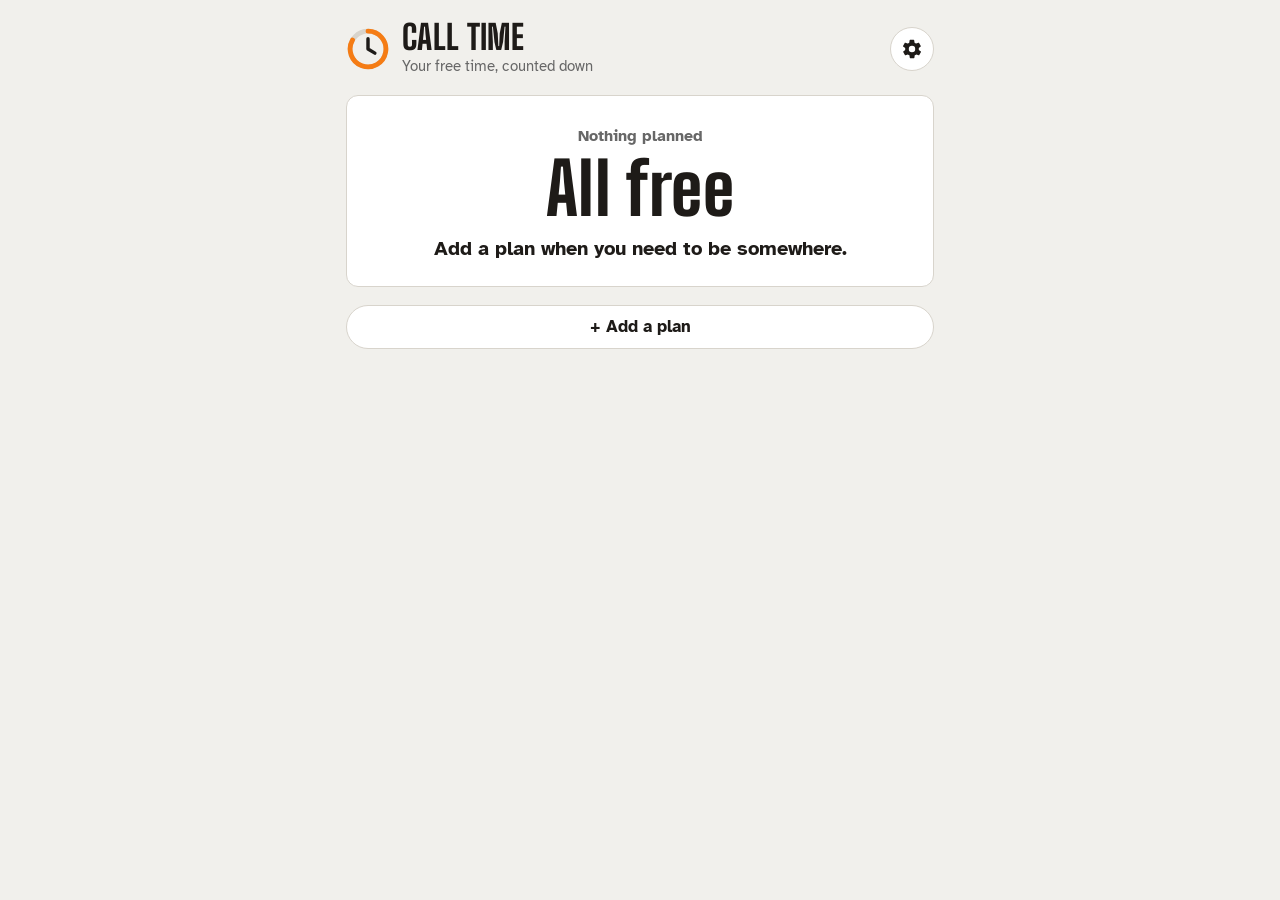
<file: index.html>
<!doctype html>
<html lang="en">
<head>
<meta charset="utf-8">
<meta name="viewport" content="width=device-width, initial-scale=1, viewport-fit=cover">
<title>Call Time</title>
<meta name="description" content="Works out when you need to start getting ready, and counts down your free time until then.">
<link rel="manifest" href="manifest.webmanifest">
<link rel="icon" href="icons/icon-192.png?v=1">
<link rel="apple-touch-icon" href="icons/apple-touch-icon.png?v=1">
<meta name="apple-mobile-web-app-capable" content="yes">
<meta name="mobile-web-app-capable" content="yes">
<meta name="apple-mobile-web-app-title" content="Call Time">
<meta name="apple-mobile-web-app-status-bar-style" content="default">
<meta name="theme-color" content="#F1F0EC" media="(prefers-color-scheme: light)">
<meta name="theme-color" content="#151310" media="(prefers-color-scheme: dark)">
<script src="move.js" data-keep="ct."></script>
<script src="suite.js" defer></script>
<script src="share.js" defer></script>
<script>
// Light unless changed in Settings. Set before the page draws so it never flashes dark first.
(function(){var t='light';try{var v=localStorage.getItem('ct.theme');if(v)t=JSON.parse(v);}catch(e){}if(t!=='auto')document.documentElement.setAttribute('data-theme',t);})();
</script>
<link rel="preconnect" href="https://fonts.googleapis.com">
<link rel="preconnect" href="https://fonts.gstatic.com" crossorigin>
<link rel="stylesheet" href="https://fonts.googleapis.com/css2?family=Big+Shoulders+Display:wght@700;800&family=Atkinson+Hyperlegible:ital,wght@0,400;0,700;1,400&display=swap">
<link rel="stylesheet" href="styles.css">
</head>
<body>
<div class="wrap">
  <header class="top">
    <div class="brand">
      <svg class="logo" viewBox="0 0 64 64" aria-hidden="true">
        <circle cx="32" cy="32" r="26" fill="none" stroke="var(--line)" stroke-width="7"/>
        <path d="M32 6 A26 26 0 1 1 9.5 19" fill="none" stroke="var(--accent)" stroke-width="7" stroke-linecap="round"/>
        <path d="M32 32 V17 M32 32 L42 38" stroke="var(--ink)" stroke-width="5" stroke-linecap="round"/>
      </svg>
      <div>
        <h1>Call Time</h1>
        <p class="tagline">Your free time, counted down</p>
      </div>
    </div>
    <button type="button" class="btn icon" id="settings-open" aria-label="Settings" title="Settings">
      <svg viewBox="0 0 24 24" width="22" height="22" aria-hidden="true"><path fill="currentColor" d="M19.4 13a7.6 7.6 0 0 0 0-2l2.1-1.6a.5.5 0 0 0 .1-.6l-2-3.5a.5.5 0 0 0-.6-.2l-2.5 1a7.4 7.4 0 0 0-1.7-1l-.4-2.6a.5.5 0 0 0-.5-.5h-4a.5.5 0 0 0-.5.4l-.4 2.7a7.6 7.6 0 0 0-1.7 1l-2.5-1a.5.5 0 0 0-.6.2l-2 3.5a.5.5 0 0 0 .1.6L4.6 11a7.6 7.6 0 0 0 0 2l-2.1 1.6a.5.5 0 0 0-.1.6l2 3.5c.1.2.4.3.6.2l2.5-1c.5.4 1.1.7 1.7 1l.4 2.6c0 .3.2.5.5.5h4c.3 0 .5-.2.5-.4l.4-2.7c.6-.3 1.2-.6 1.7-1l2.5 1c.2.1.5 0 .6-.2l2-3.5a.5.5 0 0 0-.1-.6zM12 15.5a3.5 3.5 0 1 1 0-7 3.5 3.5 0 0 1 0 7z"/></svg>
    </button>
  </header>

  <main>
    <!-- The next plan: free time left, then its timeline. -->
    <section class="hero card" id="hero" aria-live="polite">
      <p class="hero-kicker" id="hero-kicker"></p>
      <p class="hero-big" id="hero-big"></p>
      <p class="hero-small" id="hero-small"></p>
      <p class="tl-head" id="tl-head"></p>
      <ol class="timeline" id="timeline"></ol>
      <div class="hero-actions" id="hero-actions">
        <button type="button" class="btn primary" id="alarm-btn">Set alarms</button>
        <button type="button" class="btn" id="edit-btn">Edit</button>
      </div>
      <p class="cap cal-note" id="alarm-note"></p>
    </section>

    <section class="later" id="later-wrap">
      <h2>Coming up</h2>
      <ul class="later-list" id="later"></ul>
    </section>

    <button type="button" class="btn block add" id="add-btn">+ Add a plan</button>
  </main>
</div>

<!-- Add / edit a plan -->
<div class="tmodal" id="plan-sheet" role="dialog" aria-modal="true" aria-labelledby="plan-title" hidden>
  <form class="tmodal-card" id="plan-form" autocomplete="off">
    <div class="sheet-head">
      <h2 id="plan-title">New plan</h2>
      <button type="button" class="btn icon x" data-close aria-label="Close" title="Close"><svg viewBox="0 0 24 24" width="18" height="18" aria-hidden="true"><path fill="none" stroke="currentColor" stroke-width="2.4" stroke-linecap="round" d="M6 6l12 12M18 6L6 18"/></svg></button>
    </div>

    <label class="field"><span>Where you need to be</span>
      <input type="text" name="what" placeholder="e.g. Idlewild" maxlength="80" required></label>

    <div class="two">
      <label class="field"><span>Day</span><input type="date" name="day" required></label>
      <label class="field"><span>Be there at</span><input type="time" name="time" required></label>
    </div>

    <div class="field"><span>Travel time</span>
      <div class="dur">
        <select name="th" aria-label="Travel hours"></select><span>h</span>
        <select name="tm" aria-label="Travel minutes"></select><span>m</span>
      </div>
    </div>

    <div class="field"><span>Getting ready</span>
      <p class="cap">Tap your routines to add them. Change or add routines in Settings.</p>
      <div class="chips" id="routine-chips"></div>
      <ul class="steps" id="steps"></ul>
    </div>

    <p class="summary" id="plan-summary"></p>

    <div class="sheet-actions">
      <button type="button" class="btn danger" id="plan-delete">Delete</button>
      <span class="grow"></span>
      <button type="button" class="btn" data-close>Cancel</button>
      <button type="submit" class="btn primary">Save</button>
    </div>
  </form>
</div>

<!-- Settings -->
<div class="tmodal" id="settings-sheet" role="dialog" aria-modal="true" aria-labelledby="settings-title" hidden>
  <div class="tmodal-card">
    <div class="sheet-head">
      <h2 id="settings-title">Settings</h2>
      <button type="button" class="btn icon x" data-close aria-label="Close" title="Close"><svg viewBox="0 0 24 24" width="18" height="18" aria-hidden="true"><path fill="none" stroke="currentColor" stroke-width="2.4" stroke-linecap="round" d="M6 6l12 12M18 6L6 18"/></svg></button>
    </div>
    <div class="settings">
      <div class="set-block">
        <b>Routines</b>
        <p class="cap">Things you do to get ready, and how long each takes.</p>
        <ul class="routines" id="routines"></ul>
        <button type="button" class="btn" id="routine-add">+ Add a routine</button>
      </div>
      <div class="set-block">
        <b>Alarms setup</b>
        <p class="cap">Call Time sets alarms in the Clock app through a shortcut. Make it once on your iPhone:</p>
        <p><a class="btn primary" href="help/guide.html">Step-by-step with pictures</a></p>
        <p class="cap">11 short steps in the Shortcuts app: Split Text → Repeat with Each → Get Dates from Input → Add Alarm, named <b>Call Time Alarms</b>.</p>
        <button type="button" class="btn" id="alarm-test">Send a test alarm</button>
        <p class="cap">The test sets one alarm, "Call Time test", for 2 minutes from now. Turn it off in Clock afterwards.</p>
      </div>
      <div class="set-row"><div><b>Alarm heads-up</b><p class="cap">An extra alarm this long before your free time ends.</p></div>
        <div class="seg" data-key="headsup" role="group" aria-label="Alarm heads-up">
          <button type="button" class="btn" data-v="0">Off</button><button type="button" class="btn" data-v="5">5 m</button><button type="button" class="btn" data-v="10">10 m</button><button type="button" class="btn" data-v="15">15 m</button>
        </div></div>
      <div class="set-row"><div><b>Appearance</b><p class="cap">Light unless you change it. Auto follows your device's light or dark setting.</p></div>
        <div class="seg" data-key="theme" role="group" aria-label="Appearance">
          <button type="button" class="btn" data-v="light">Light</button><button type="button" class="btn" data-v="dark">Dark</button><button type="button" class="btn" data-v="auto">Auto</button>
        </div></div>
      <div class="set-row" data-share><div><b>Share this app</b><p class="cap" data-share-link></p></div>
        <div class="btns"><button type="button" class="btn" data-share-copy>Copy link</button><button type="button" class="btn" data-share-send hidden>Share…</button></div></div>
      <div class="set-row"><div><b>App version</b><p class="cap" id="ver-line"></p></div><button type="button" class="btn" id="set-update">Check for updates</button></div>
      <div class="set-block">
        <b>Syncing and the iPhone widget</b>
        <p class="cap" id="sync-line">Checking…</p>
        <p class="cap">The widget needs the free <b>Scriptable</b> app with the <b>Call Time</b> script in it. Then tap below once to connect it, and add a Scriptable widget to your Home Screen or Lock Screen and choose Call Time.</p>
        <button type="button" class="btn" id="widget-connect">Connect the widget</button>
      </div>
    </div>
  </div>
</div>

<!-- Shortcuts didn't open -->
<div class="tmodal" id="alarm-sheet" role="dialog" aria-modal="true" aria-labelledby="alarm-sheet-title" hidden>
  <div class="tmodal-card">
    <div class="sheet-head">
      <h2 id="alarm-sheet-title">No alarms set</h2>
      <button type="button" class="btn icon x" data-close aria-label="Close" title="Close"><svg viewBox="0 0 24 24" width="18" height="18" aria-hidden="true"><path fill="none" stroke="currentColor" stroke-width="2.4" stroke-linecap="round" d="M6 6l12 12M18 6L6 18"/></svg></button>
    </div>
    <div class="settings" id="alarm-sheet-body"></div>
  </div>
</div>

<div class="update" id="update-banner" role="status" hidden><span>A new version is ready.</span><button type="button" class="btn primary" id="update-btn">Update</button></div>

<script>
// The version shown in Settings. tools/bump.sh keeps this in step with VERSION in sw.js.
window.APP_VERSION = 'v10';
</script>
<script src="app.js"></script>
</body>
</html>
</file>
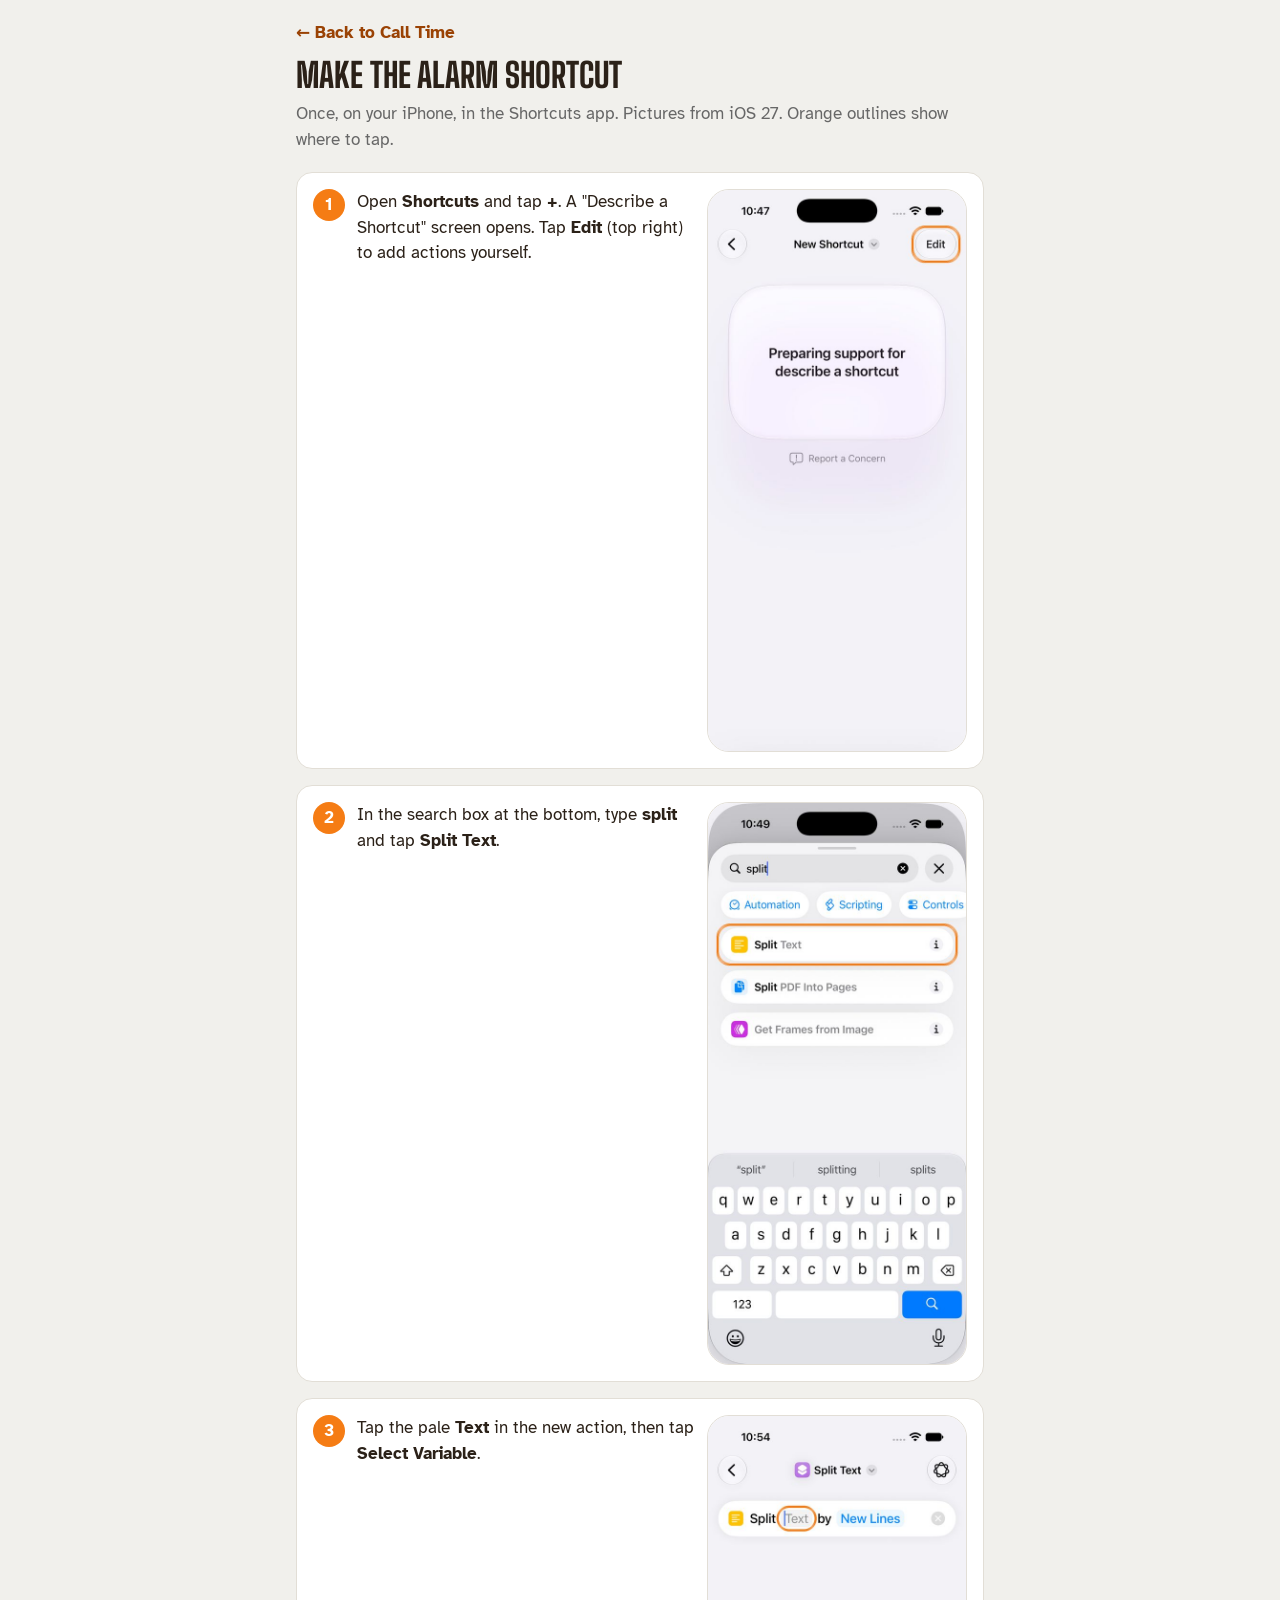
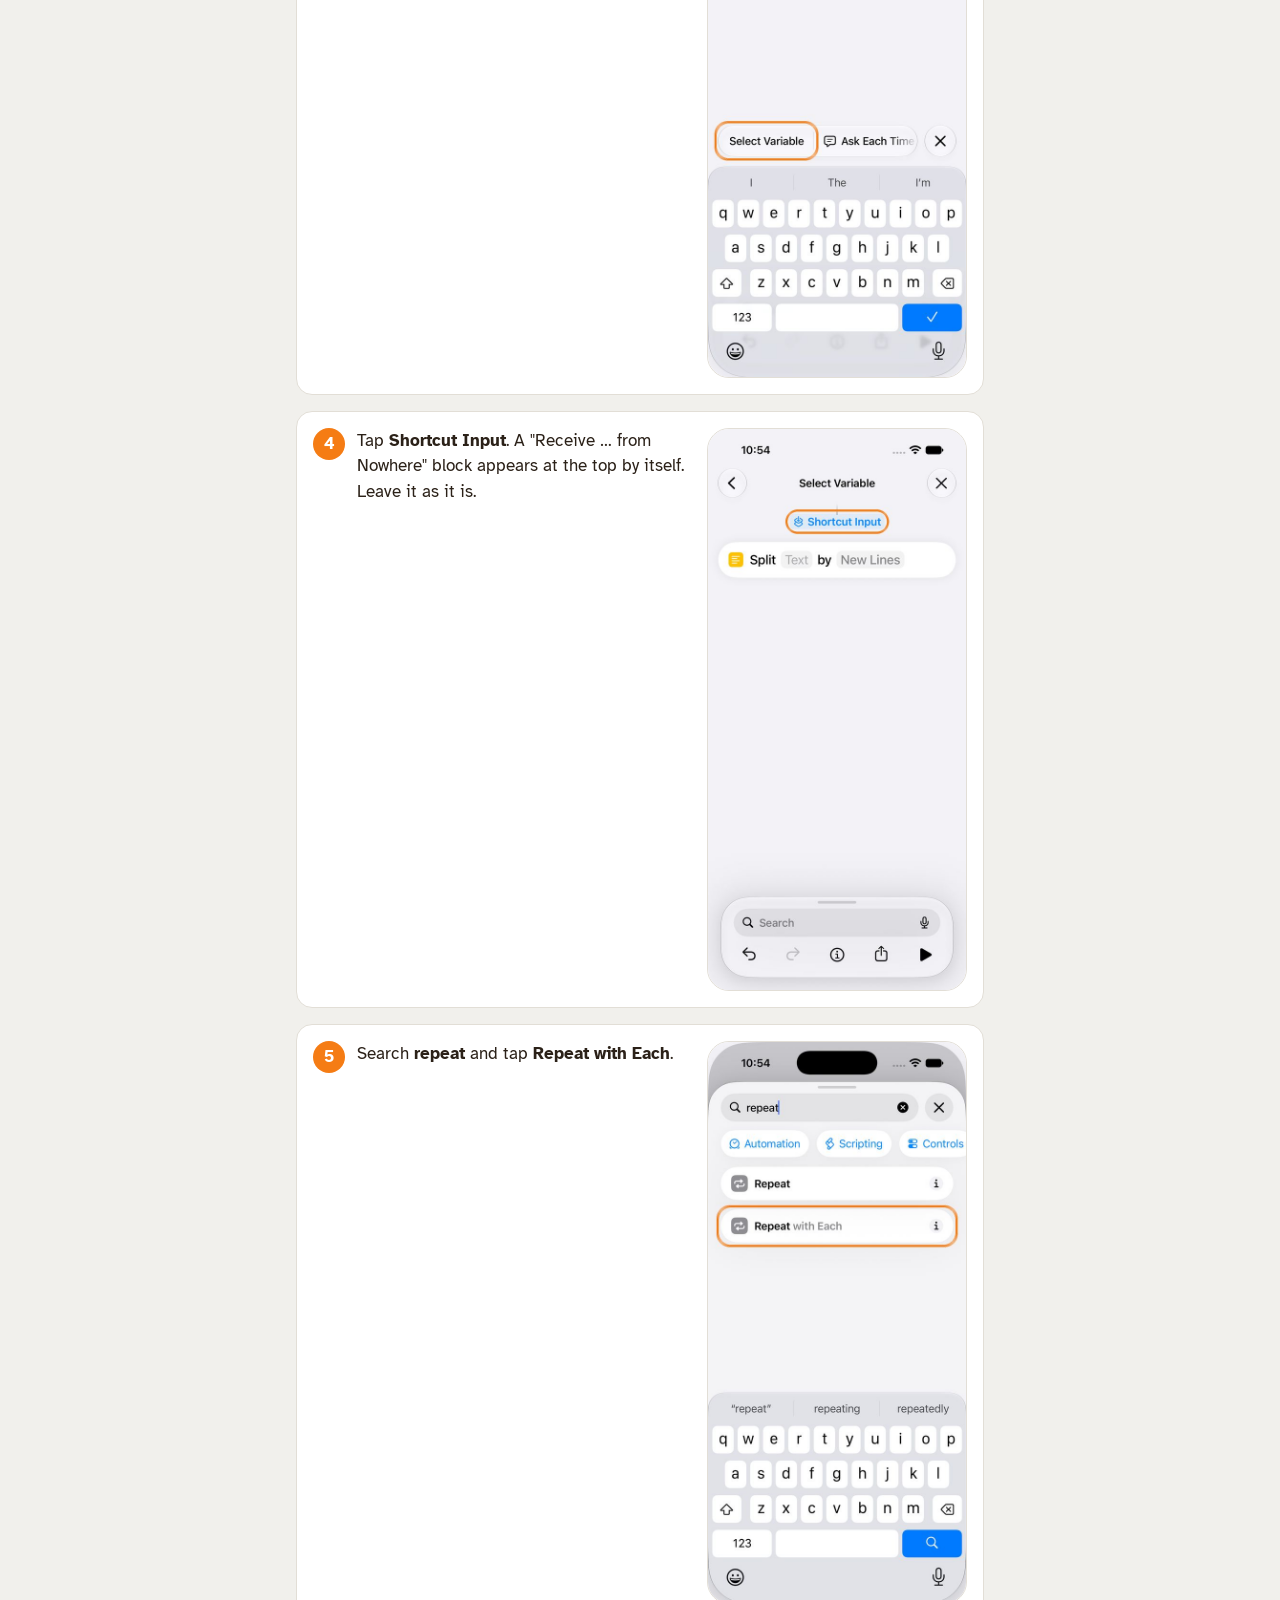
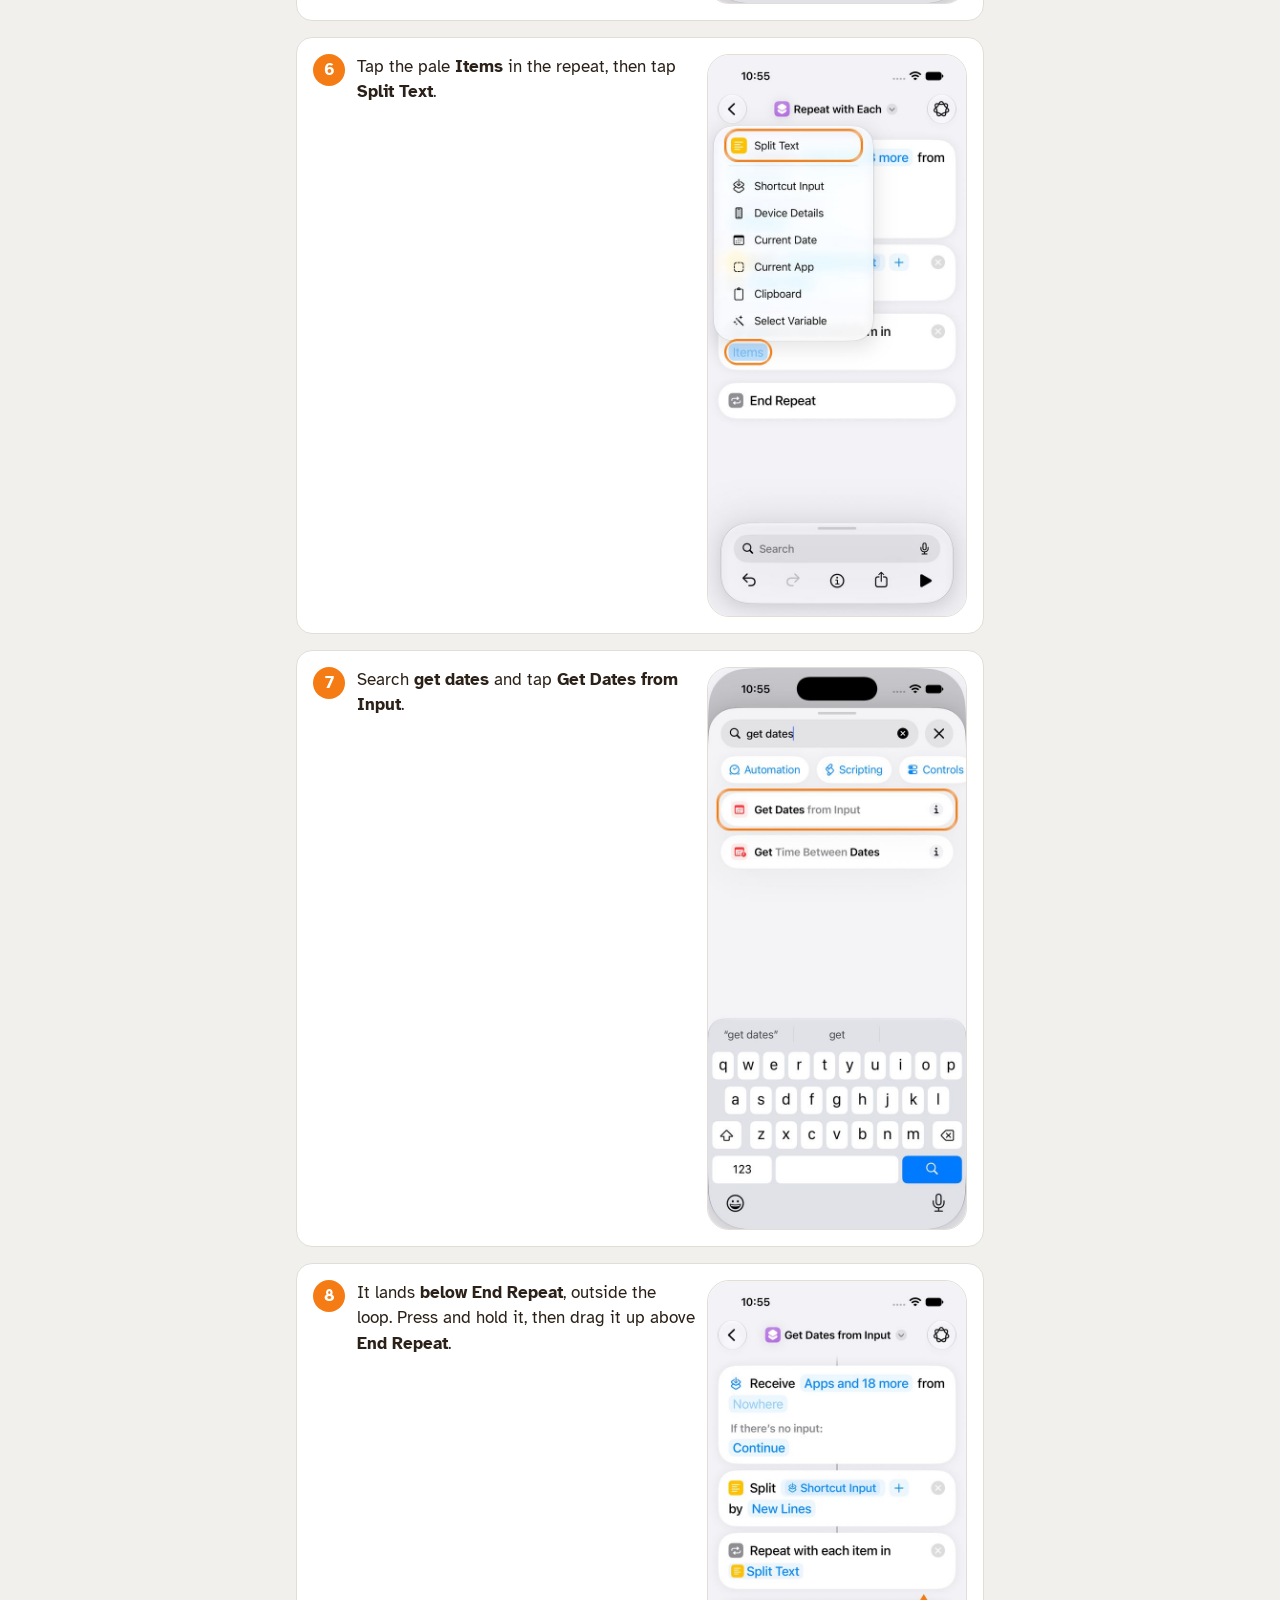
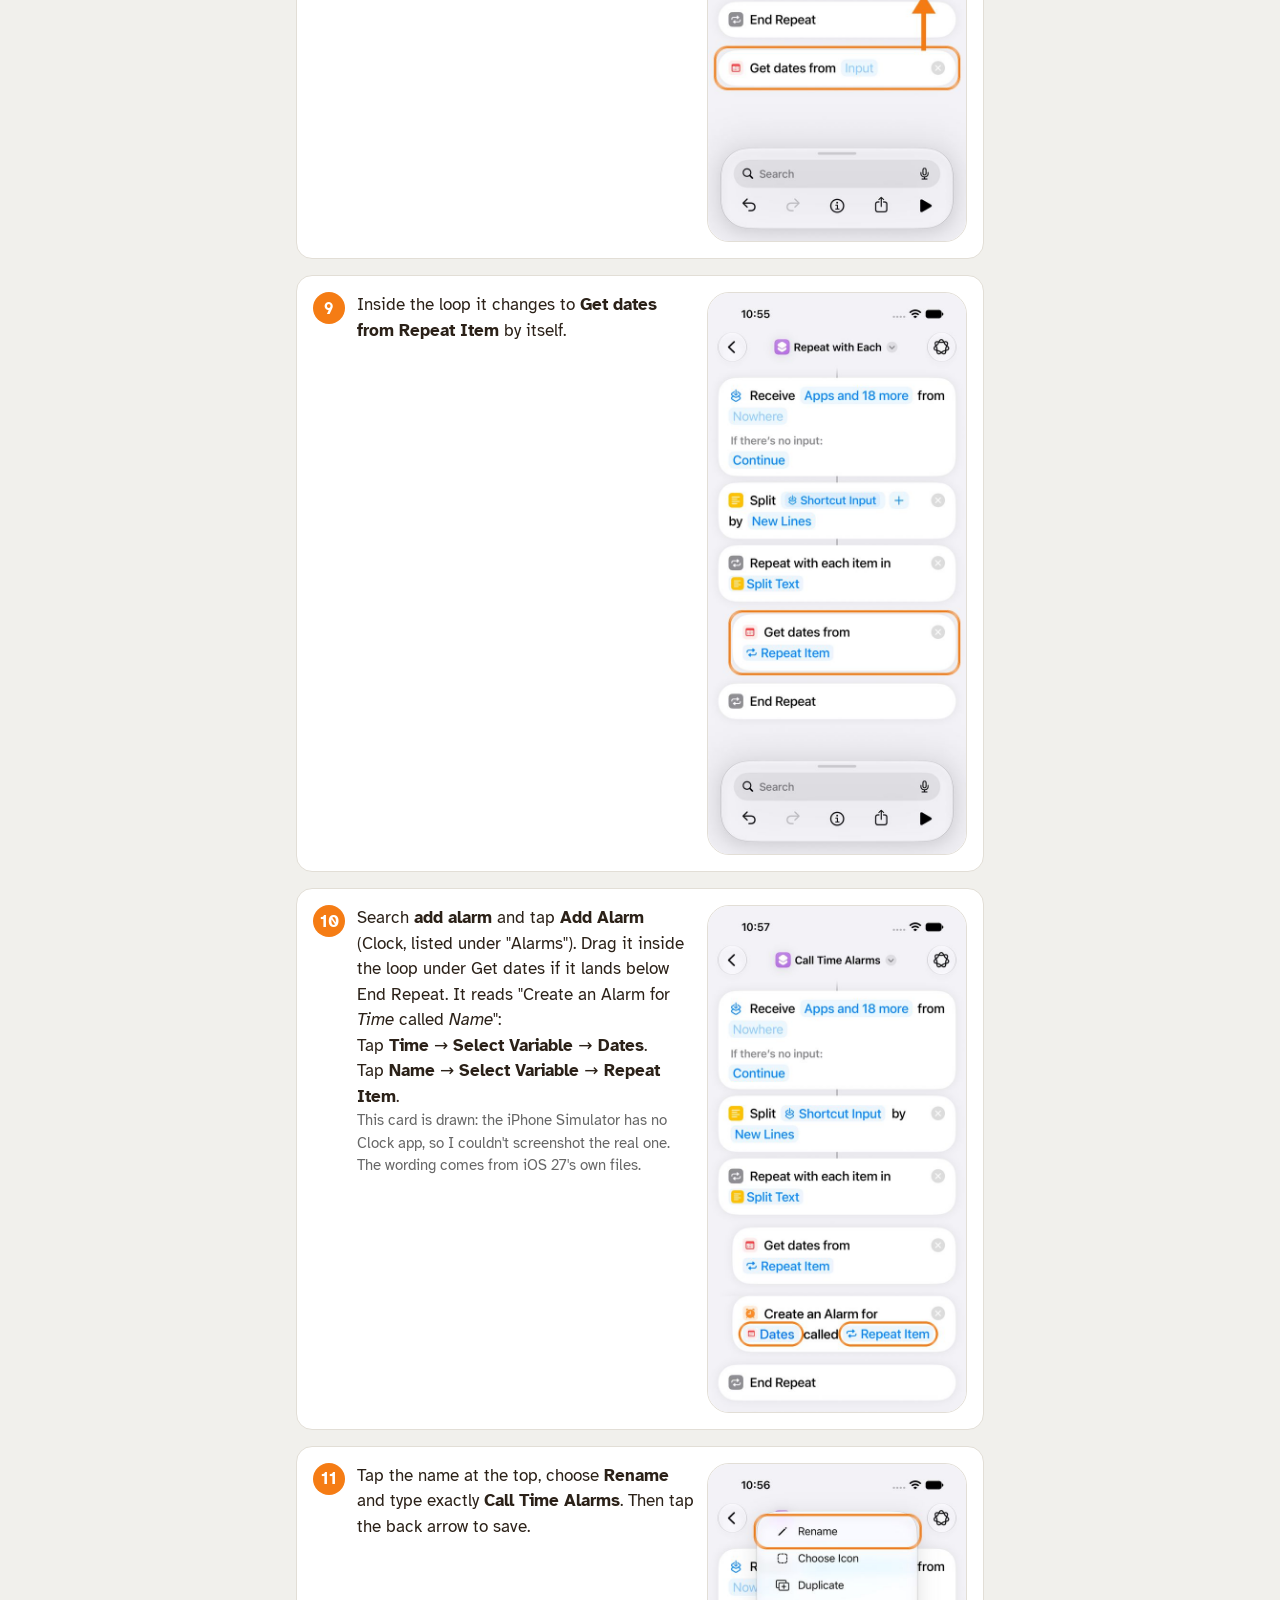
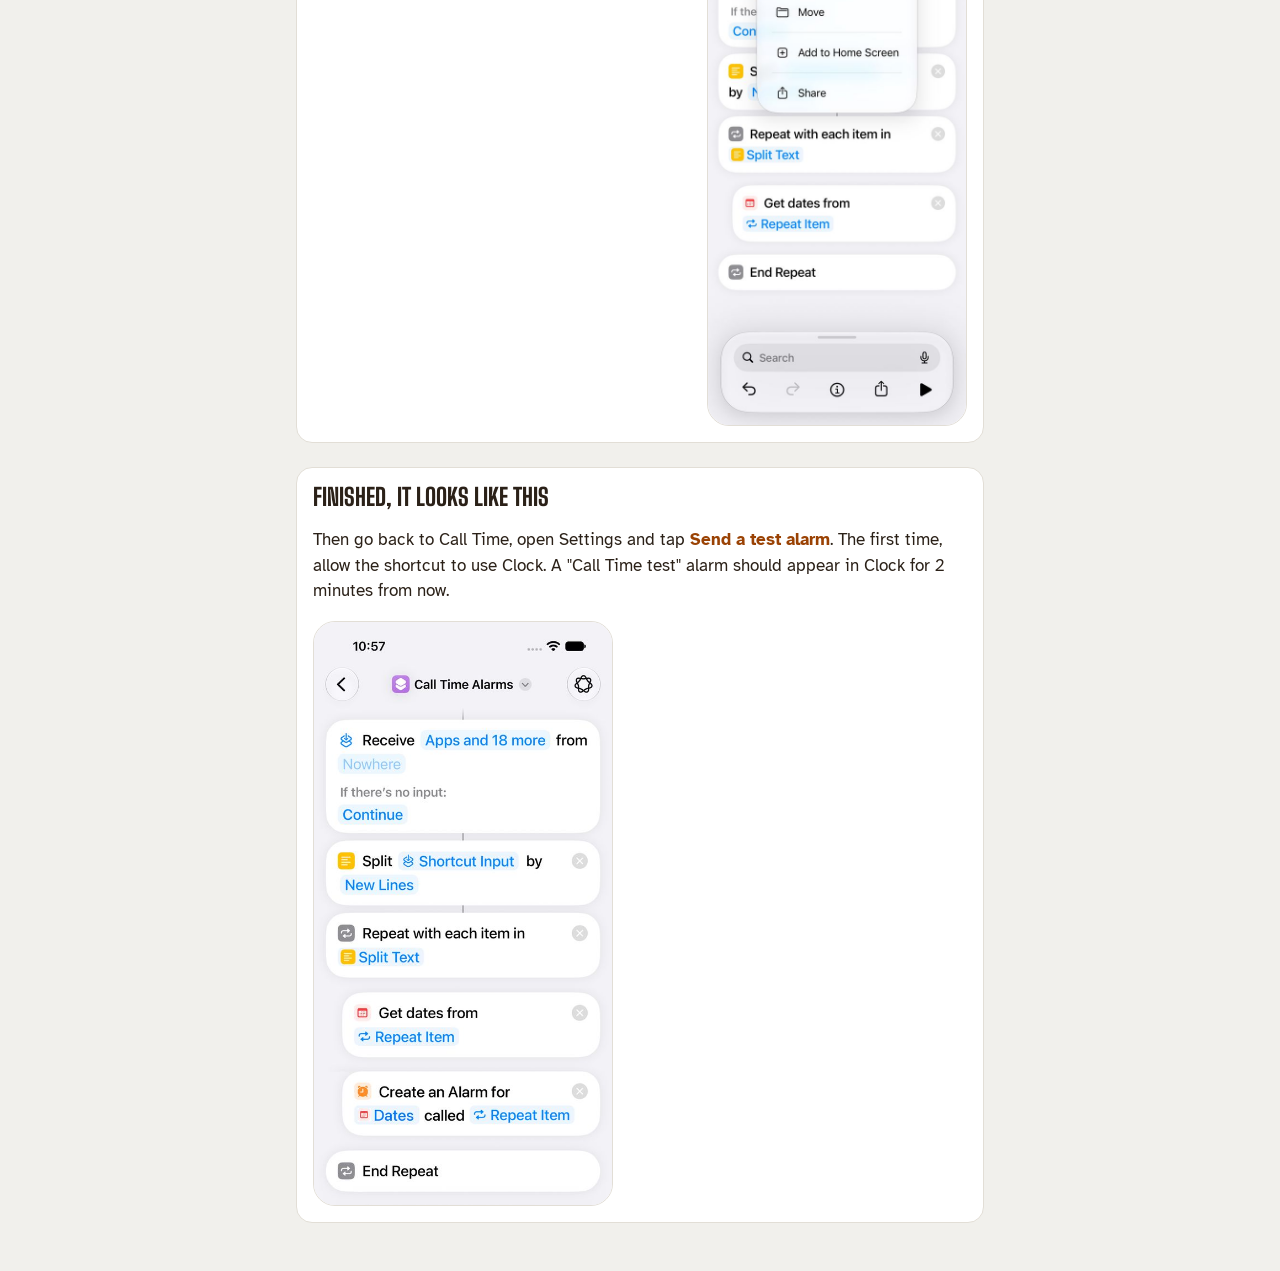
<file: help/guide.html>
<!doctype html>
<html lang="en">
<head>
<meta charset="utf-8">
<meta name="viewport" content="width=device-width, initial-scale=1, viewport-fit=cover">
<title>Alarm Shortcut Setup</title>
<meta name="description" content="How to make the Call Time Alarms shortcut on iPhone (iOS 27), step by step with pictures.">
<link rel="preconnect" href="https://fonts.googleapis.com">
<link rel="preconnect" href="https://fonts.gstatic.com" crossorigin>
<link rel="stylesheet" href="https://fonts.googleapis.com/css2?family=Big+Shoulders+Display:wght@800&family=Atkinson+Hyperlegible:wght@400;700&display=swap">
<style>
  :root { --bg:#F1F0EC; --card:#FFFFFF; --ink:#2B2118; --muted:#676767; --accent:#F57C14; --accent-ink:#9A4204; --line:#E2DED6; }
  @media (prefers-color-scheme: dark) { :root { --bg:#151310; --card:#211D18; --ink:#F3EDE4; --muted:#A3A3A3; --accent:#FF9433; --accent-ink:#FFBD85; --line:#3A332B; } }
  * { box-sizing: border-box; }
  body { margin:0; background:var(--bg); color:var(--ink); font:17px/1.5 'Atkinson Hyperlegible', system-ui, sans-serif; }
  .wrap { max-width:720px; margin:0 auto; padding:16px 16px 48px; }
  .back { display:inline-block; color:var(--accent-ink); font-weight:700; text-decoration:none; margin:4px 0 12px; }
  h1 { font:800 34px/1.05 'Big Shoulders Display', sans-serif; text-transform:uppercase; margin:0 0 8px; }
  .lead { color:var(--muted); margin:0 0 20px; }
  ol { list-style:none; padding:0; margin:0; counter-reset:step; display:flex; flex-direction:column; gap:16px; }
  li { counter-increment:step; background:var(--card); border:1px solid var(--line); border-radius:16px; padding:16px; display:grid; grid-template-columns:1fr; gap:12px; }
  li::before { content:counter(step); display:inline-grid; place-items:center; width:32px; height:32px; border-radius:50%; background:var(--accent); color:#fff; font-weight:700; }
  li p { margin:0; }
  .note { color:var(--muted); font-size:15px; }
  img { width:100%; max-width:300px; height:auto; border-radius:22px; border:1px solid var(--line); display:block; }
  @media (min-width:640px) { li { grid-template-columns:32px 1fr 260px; align-items:start; } li > div { grid-column:2; } li img { grid-column:3; grid-row:1 / span 2; } }
  .final { margin-top:24px; background:var(--card); border:1px solid var(--line); border-radius:16px; padding:16px; }
  .final h2 { font:800 24px/1.1 'Big Shoulders Display', sans-serif; text-transform:uppercase; margin:0 0 8px; }
  b.btn { color:var(--accent-ink); }
</style>
</head>
<body>
<div class="wrap">
  <a class="back" href="../">← Back to Call Time</a>
  <h1>Make the alarm shortcut</h1>
  <p class="lead">Once, on your iPhone, in the Shortcuts app. Pictures from iOS 27. Orange outlines show where to tap.</p>
  <ol>
    <li><div><p>Open <b>Shortcuts</b> and tap <b>+</b>. A "Describe a Shortcut" screen opens. Tap <b>Edit</b> (top right) to add actions yourself.</p></div>
      <img src="step01-edit.jpg" alt="New shortcut screen with the Edit button outlined" loading="lazy"></li>
    <li><div><p>In the search box at the bottom, type <b>split</b> and tap <b>Split Text</b>.</p></div>
      <img src="step02-split.jpg" alt="Search results with Split Text outlined" loading="lazy"></li>
    <li><div><p>Tap the pale <b>Text</b> in the new action, then tap <b>Select Variable</b>.</p></div>
      <img src="step03-text.jpg" alt="Split Text action with Text and Select Variable outlined" loading="lazy"></li>
    <li><div><p>Tap <b>Shortcut Input</b>. A "Receive … from Nowhere" block appears at the top by itself. Leave it as it is.</p></div>
      <img src="step04-input.jpg" alt="Select Variable screen with Shortcut Input outlined" loading="lazy"></li>
    <li><div><p>Search <b>repeat</b> and tap <b>Repeat with Each</b>.</p></div>
      <img src="step05-repeat.jpg" alt="Search results with Repeat with Each outlined" loading="lazy"></li>
    <li><div><p>Tap the pale <b>Items</b> in the repeat, then tap <b>Split Text</b>.</p></div>
      <img src="step06-items.jpg" alt="Menu with Split Text outlined, above the Items placeholder" loading="lazy"></li>
    <li><div><p>Search <b>get dates</b> and tap <b>Get Dates from Input</b>.</p></div>
      <img src="step07-dates.jpg" alt="Search results with Get Dates from Input outlined" loading="lazy"></li>
    <li><div><p>It lands <b>below End Repeat</b>, outside the loop. Press and hold it, then drag it up above <b>End Repeat</b>.</p></div>
      <img src="step08-drag.jpg" alt="Get dates action below End Repeat, with an arrow showing it being dragged up" loading="lazy"></li>
    <li><div><p>Inside the loop it changes to <b>Get dates from Repeat Item</b> by itself.</p></div>
      <img src="step09-inside.jpg" alt="Get dates from Repeat Item, now indented inside the repeat" loading="lazy"></li>
    <li><div><p>Search <b>add alarm</b> and tap <b>Add Alarm</b> (Clock, listed under "Alarms"). Drag it inside the loop under Get dates if it lands below End Repeat. It reads "Create an Alarm for <i>Time</i> called <i>Name</i>":</p>
      <p>Tap <b>Time</b> → <b>Select Variable</b> → <b>Dates</b>.<br>Tap <b>Name</b> → <b>Select Variable</b> → <b>Repeat Item</b>.</p>
      <p class="note">This card is drawn: the iPhone Simulator has no Clock app, so I couldn't screenshot the real one. The wording comes from iOS 27's own files.</p></div>
      <img src="step10-alarm.jpg" alt="Drawing of the Add Alarm card inside the loop, with Dates and Repeat Item outlined" loading="lazy"></li>
    <li><div><p>Tap the name at the top, choose <b>Rename</b> and type exactly <b>Call Time Alarms</b>. Then tap the back arrow to save.</p></div>
      <img src="step11-rename.jpg" alt="Name menu with Rename outlined" loading="lazy"></li>
  </ol>
  <div class="final">
    <h2>Finished, it looks like this</h2>
    <p>Then go back to Call Time, open Settings and tap <b class="btn">Send a test alarm</b>. The first time, allow the shortcut to use Clock. A "Call Time test" alarm should appear in Clock for 2 minutes from now.</p>
    <img src="finished.jpg" alt="The finished Call Time Alarms shortcut: Receive, Split Text, Repeat, Get dates, Create an Alarm, End Repeat" loading="lazy">
  </div>
</div>
</body>
</html>
</file>
<file: styles.css>
/* Call Time. Same look as First Frets / Page Fright: warm off-white, dark brown, bright orange. */
:root{
  --bg:#F1F0EC; --surface:#FFFFFF; --sunk:#E7E5DF; --ink:#1E1B18; --muted:#676767; --line:#D8D4CC;
  --accent:#F57C14; --accent-ink:#9A4204; --accent-soft:#FDE3CC; --danger:#B3261E;
  --f-display:"Big Shoulders Display", "Arial Narrow", Impact, sans-serif;
  --f-body:"Atkinson Hyperlegible", system-ui, -apple-system, "Segoe UI", sans-serif;
  --r:12px;
  color-scheme:light;
}
@media (prefers-color-scheme: dark){:root:not([data-theme="light"]){
  --bg:#151310; --surface:#201C18; --sunk:#2A2520; --ink:#F0EBE3; --muted:#A3A3A3; --line:#3B342D;
  --accent:#FF9433; --accent-ink:#FFBD85; --accent-soft:#422712; --danger:#FF8A80;
  color-scheme:dark}}
:root[data-theme="dark"]{
  --bg:#151310; --surface:#201C18; --sunk:#2A2520; --ink:#F0EBE3; --muted:#A3A3A3; --line:#3B342D;
  --accent:#FF9433; --accent-ink:#FFBD85; --accent-soft:#422712; --danger:#FF8A80;
  color-scheme:dark}

*{box-sizing:border-box}
[hidden]{display:none!important}
html,body{background:var(--bg);color:var(--ink)}
body{font-family:var(--f-body);font-size:17px;line-height:1.5;margin:0;
  padding:env(safe-area-inset-top,0px) env(safe-area-inset-right,0px) env(safe-area-inset-bottom,0px) env(safe-area-inset-left,0px)}
button,input,select{font:inherit;color:inherit}
:focus-visible{outline:3px solid var(--accent);outline-offset:2px;border-radius:4px}
h1,h2{font-family:var(--f-display);font-weight:800;letter-spacing:.01em;line-height:1.02;margin:0;text-transform:uppercase}
h1{font-size:34px}
h2{font-size:22px}
p{margin:0}
.cap{color:var(--muted);font-size:15px}

.wrap{max-width:620px;margin:0 auto;padding:20px 16px 72px;display:flex;flex-direction:column;gap:18px}
main{display:flex;flex-direction:column;gap:18px}

/* Header */
.top{display:flex;align-items:center;justify-content:space-between;gap:12px}
.brand{display:flex;align-items:center;gap:12px;min-width:0}
.logo{width:44px;height:44px;flex:none}
.tagline{color:var(--muted);font-size:15px}

/* Buttons */
.btn{display:inline-flex;align-items:center;justify-content:center;gap:6px;min-height:44px;padding:8px 16px;
  border:1px solid var(--line);border-radius:999px;background:var(--surface);cursor:pointer;font-weight:700;
  -webkit-tap-highlight-color:transparent;touch-action:manipulation;text-decoration:none;color:inherit}
.btn:hover{border-color:var(--muted)}
.btn.primary{background:var(--accent);border-color:var(--accent);color:#1E1B18}
.btn.danger{color:var(--danger)}
.btn.icon{width:44px;padding:0;flex:none}
.btn.block{width:100%}
.btn[aria-pressed="true"]{background:var(--accent-soft);border-color:var(--accent);color:var(--ink)}
.btn:disabled{opacity:.45;cursor:default}

.card{background:var(--surface);border:1px solid var(--line);border-radius:var(--r);padding:20px}

/* The big countdown */
.hero{text-align:center;display:flex;flex-direction:column;align-items:center;gap:4px;padding:28px 20px 22px}
.hero-kicker{font-size:16px;color:var(--muted);font-weight:700;min-height:1.5em}
.hero-big{font-family:var(--f-display);font-weight:800;font-size:clamp(64px,22vw,112px);line-height:.95;
  font-variant-numeric:tabular-nums;color:var(--accent-ink);letter-spacing:.005em}
.hero-big.words{font-size:clamp(44px,13vw,72px);line-height:1}
.hero-big .u{font-size:.5em;margin:0 .14em 0 .04em;color:var(--muted)}
.hero-small{font-size:20px;font-weight:700;margin-top:6px}
.hero.empty .hero-big{color:var(--ink)}

.tl-head{margin-top:20px;padding-top:16px;border-top:1px solid var(--line);width:100%;text-align:left;font-weight:700;color:var(--muted);font-size:15px;padding-left:10px}
.timeline{list-style:none;margin:6px 0 0;padding:0;width:100%;text-align:left;
  display:flex;flex-direction:column;gap:2px}
.timeline li{display:grid;grid-template-columns:6.4em 1fr;gap:12px;padding:7px 10px;border-radius:8px;align-items:baseline}
.timeline .t{font-variant-numeric:tabular-nums;font-weight:700;text-align:right;white-space:nowrap}
.timeline .d{color:var(--muted);font-size:15px}
.timeline li.past{opacity:.45}
.timeline li.now{background:var(--accent-soft)}
.timeline li.now .t{color:var(--accent-ink)}
.hero-actions{display:flex;gap:10px;margin-top:18px;flex-wrap:wrap;justify-content:center}
.cal-note{min-height:1.5em;margin-top:6px}
.howto summary{cursor:pointer;color:var(--accent-ink);font-weight:700}
.howto ol{margin:8px 0 0;padding-left:1.3em;display:flex;flex-direction:column;gap:6px}
.cal-note.ok::before{content:"✓ ";color:var(--accent-ink);font-weight:700}

/* Other plans */
.later{display:flex;flex-direction:column;gap:10px}
.later-list{list-style:none;margin:0;padding:0;display:flex;flex-direction:column;gap:8px}
.later-list button{width:100%;text-align:left;display:flex;justify-content:space-between;align-items:center;gap:12px;
  background:var(--surface);border:1px solid var(--line);border-radius:var(--r);padding:12px 16px;cursor:pointer}
.later-list .w{font-weight:700}
.later-list .when{color:var(--muted);font-size:15px}
.later-list .fu{text-align:right;font-size:15px;white-space:nowrap}
.later-list .fu b{display:block;font-size:17px}

/* Pop-ups */
.tmodal{position:fixed;inset:0;z-index:30;background:rgba(20,16,12,.45);display:flex;align-items:flex-end;justify-content:center;
  padding:12px;padding-top:calc(12px + env(safe-area-inset-top,0px))}
@media (min-width:600px){.tmodal{align-items:center}}
.tmodal-card{background:var(--bg);border-radius:16px;width:100%;max-width:560px;max-height:100%;overflow:auto;
  padding:18px 18px calc(18px + env(safe-area-inset-bottom,0px));display:flex;flex-direction:column;gap:16px;
  box-shadow:0 12px 40px rgba(0,0,0,.3)}
.sheet-head{display:flex;justify-content:space-between;align-items:center;gap:12px}
.sheet-actions{display:flex;gap:10px;align-items:center;flex-wrap:wrap}
.sheet-actions .grow{flex:1}

/* Form */
.field{display:flex;flex-direction:column;gap:6px}
.field>span{font-weight:700}
input[type=text],input[type=date],input[type=time],select{min-height:46px;border:1px solid var(--line);border-radius:10px;
  background:var(--surface);padding:8px 12px;width:100%;font-size:17px}
input[type=date],input[type=time]{-webkit-appearance:none;appearance:none;text-align:left}
.two{display:grid;grid-template-columns:1fr 1fr;gap:12px}
.two .field{min-width:0}
.dur{display:flex;align-items:center;gap:8px}
.dur select{width:auto;min-width:80px}
.chips{display:flex;flex-wrap:wrap;gap:8px}
.chips .btn{min-height:40px;padding:6px 14px;font-weight:400}
.chips .btn small{color:var(--muted);font-size:14px}
.steps{list-style:none;margin:0;padding:0;display:flex;flex-direction:column;gap:8px}
.steps li,.routines li{display:flex;gap:8px;align-items:center}
.steps .name{flex:1;font-weight:700;min-width:0}
.steps input[type=text],.routines input[type=text]{flex:1;min-width:0}
.steps select,.routines select{width:auto;flex:none}
.steps .keep{display:flex;align-items:center;gap:6px;font-size:15px;color:var(--muted);flex-basis:100%;padding-left:2px}
.steps li.other{flex-wrap:wrap}
.summary{background:var(--surface);border:1px solid var(--line);border-radius:10px;padding:12px 14px;min-height:3.2em}
.summary b{color:var(--accent-ink)}

/* Settings */
.settings{display:flex;flex-direction:column;gap:14px}
.set-row{display:flex;justify-content:space-between;align-items:center;gap:14px;flex-wrap:wrap}
.set-row>div:first-child{flex:1 1 220px;min-width:0}
.settings>*+*{border-top:1px solid var(--line);padding-top:14px}
.set-block{display:flex;flex-direction:column;gap:8px;align-items:flex-start}
.routines{list-style:none;margin:0;padding:0;display:flex;flex-direction:column;gap:8px;width:100%}
.seg{display:flex;gap:6px;flex-wrap:wrap}
.seg .btn{min-height:40px;padding:6px 14px}
.btns{display:flex;gap:8px;flex-wrap:wrap;justify-content:flex-end}

.update{position:fixed;left:50%;bottom:calc(16px + env(safe-area-inset-bottom,0px));transform:translateX(-50%);z-index:40;
  display:flex;gap:12px;align-items:center;background:var(--ink);color:var(--bg);padding:10px 10px 10px 16px;border-radius:12px;
  box-shadow:0 6px 24px rgba(0,0,0,.25);font-size:15px;max-width:calc(100% - 32px)}
</file>
